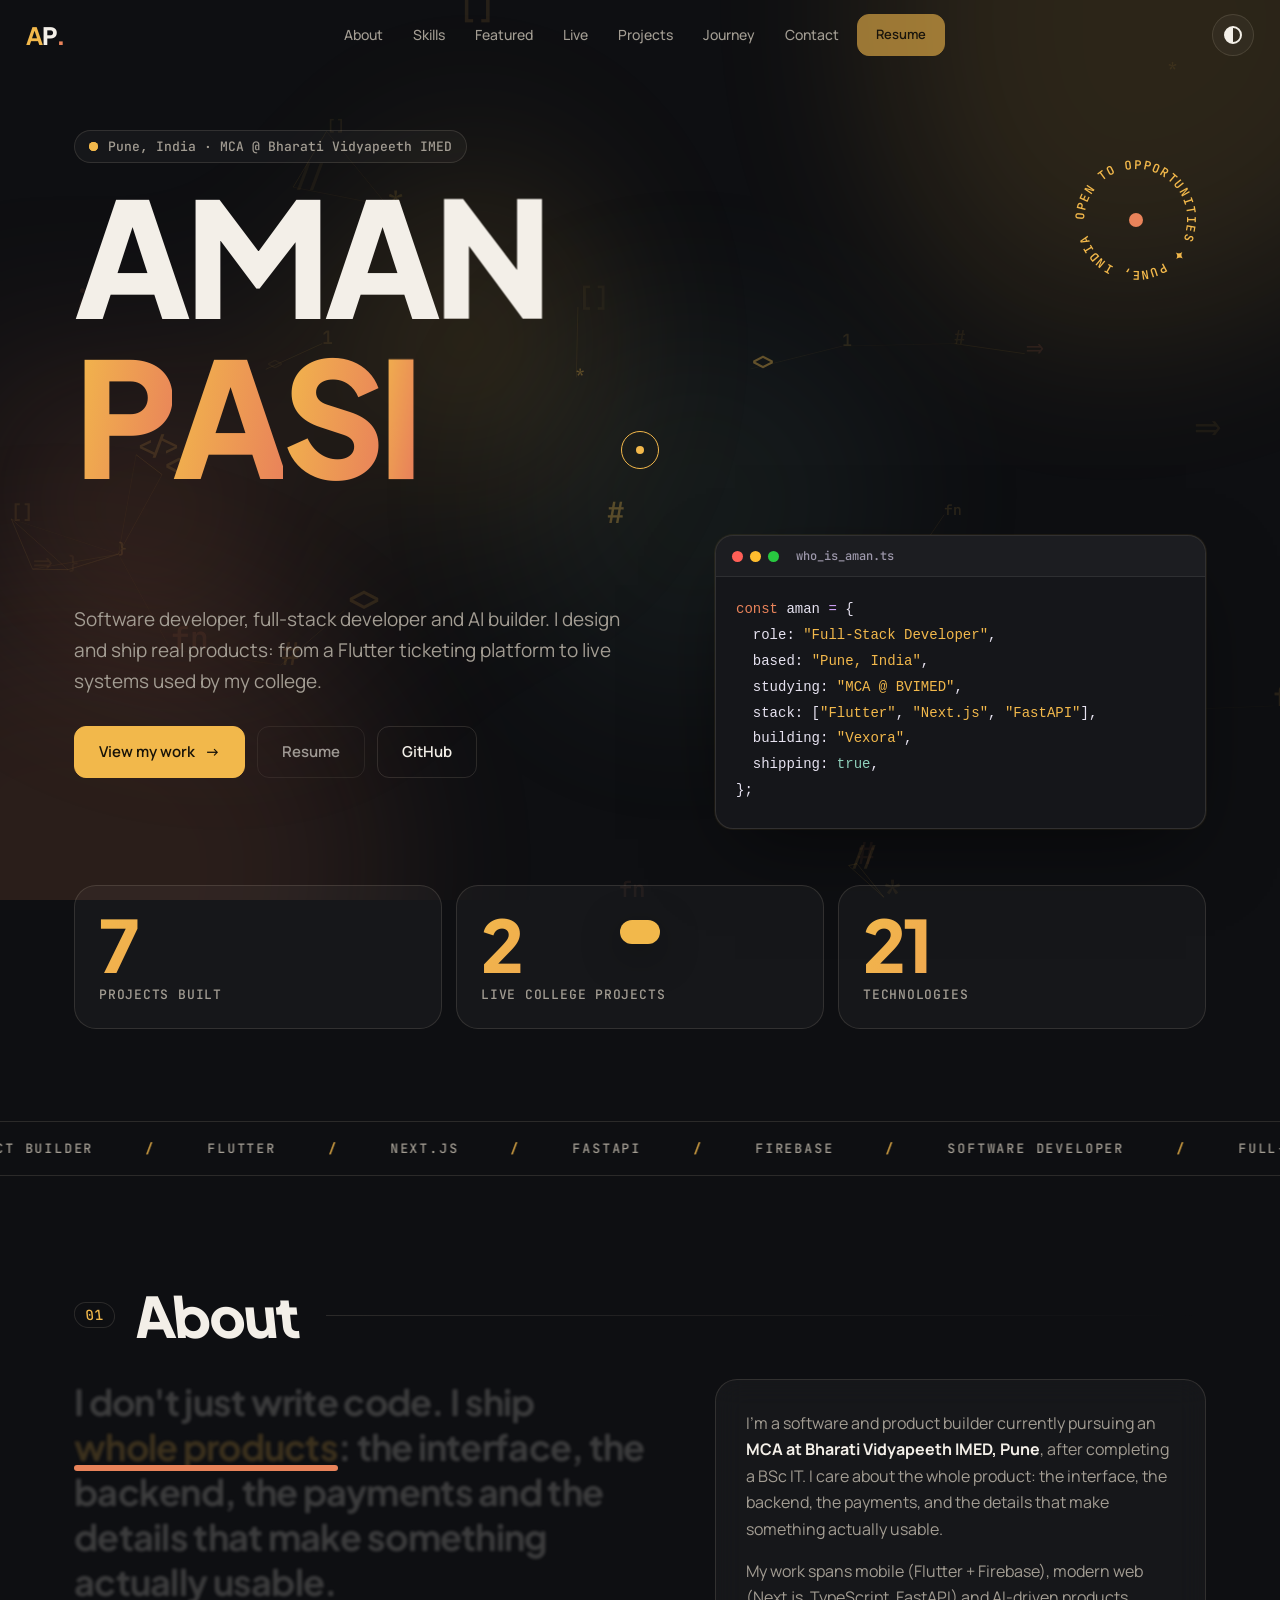
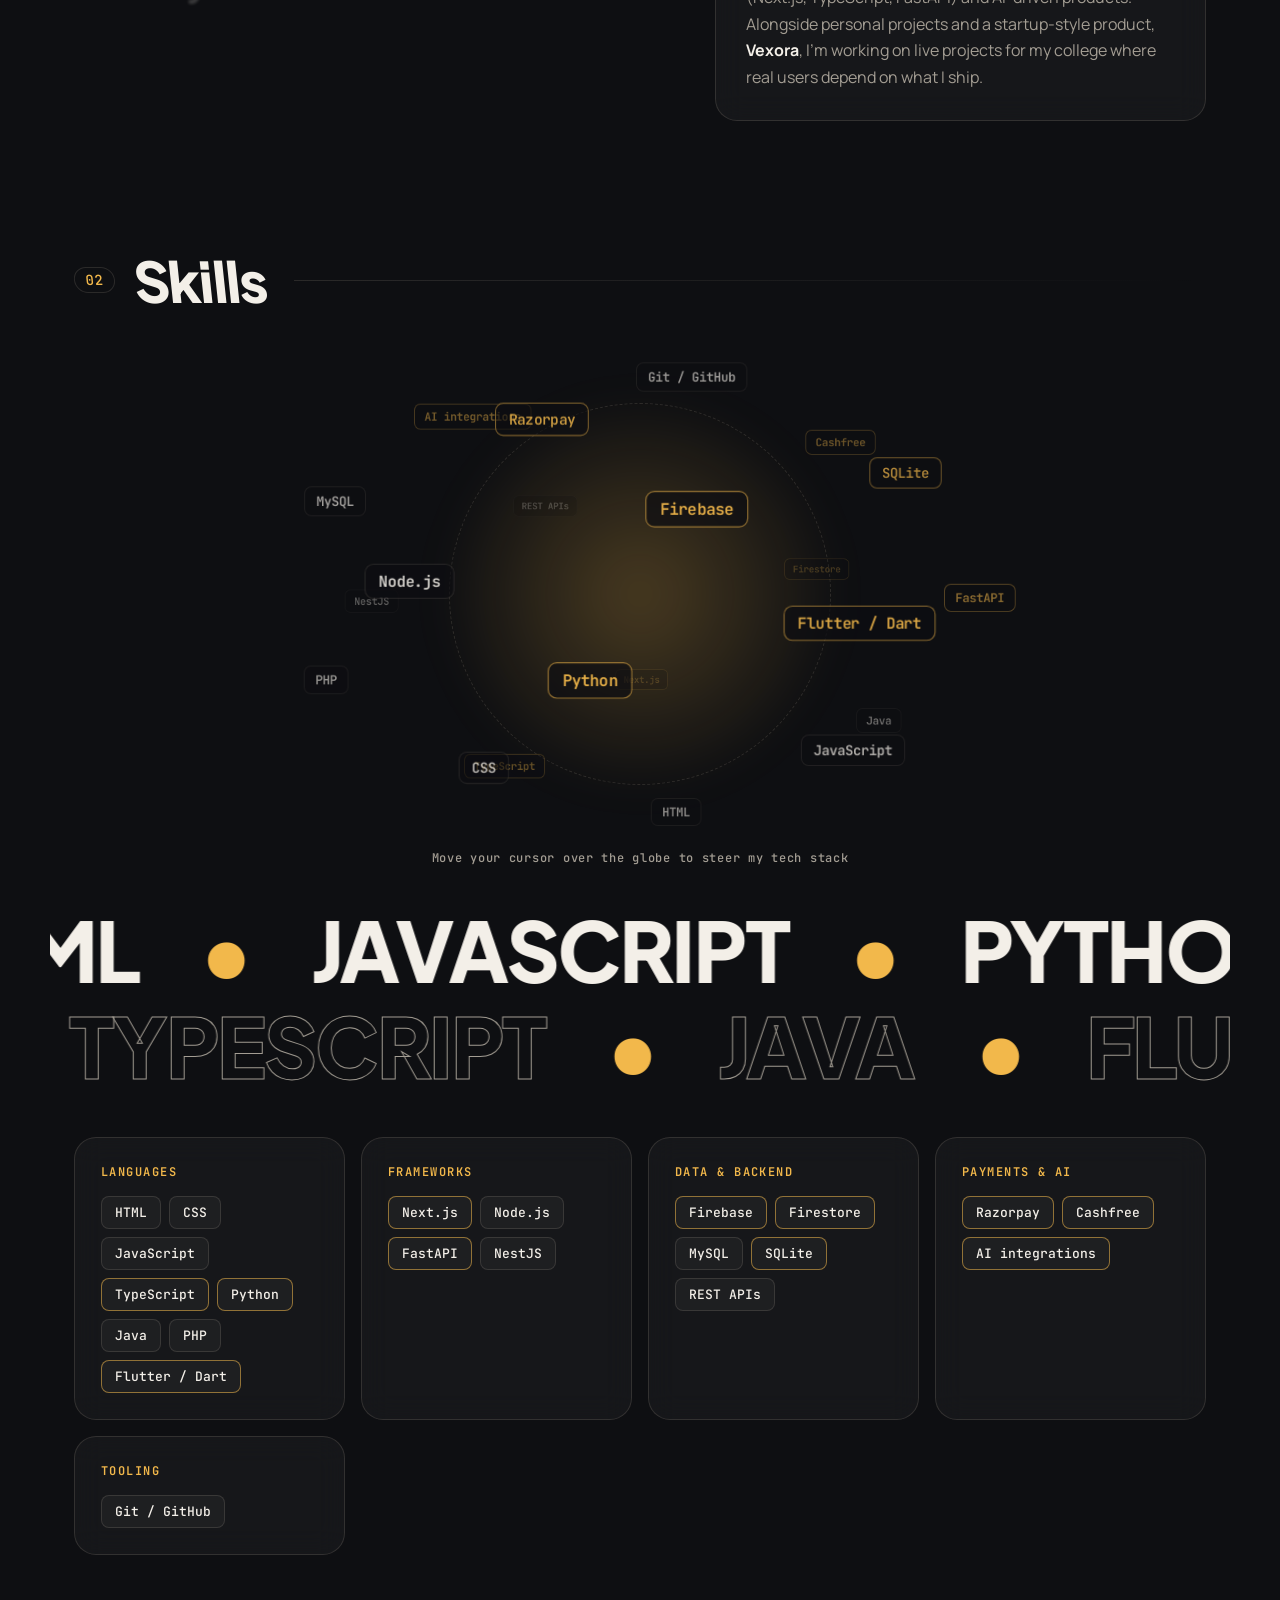
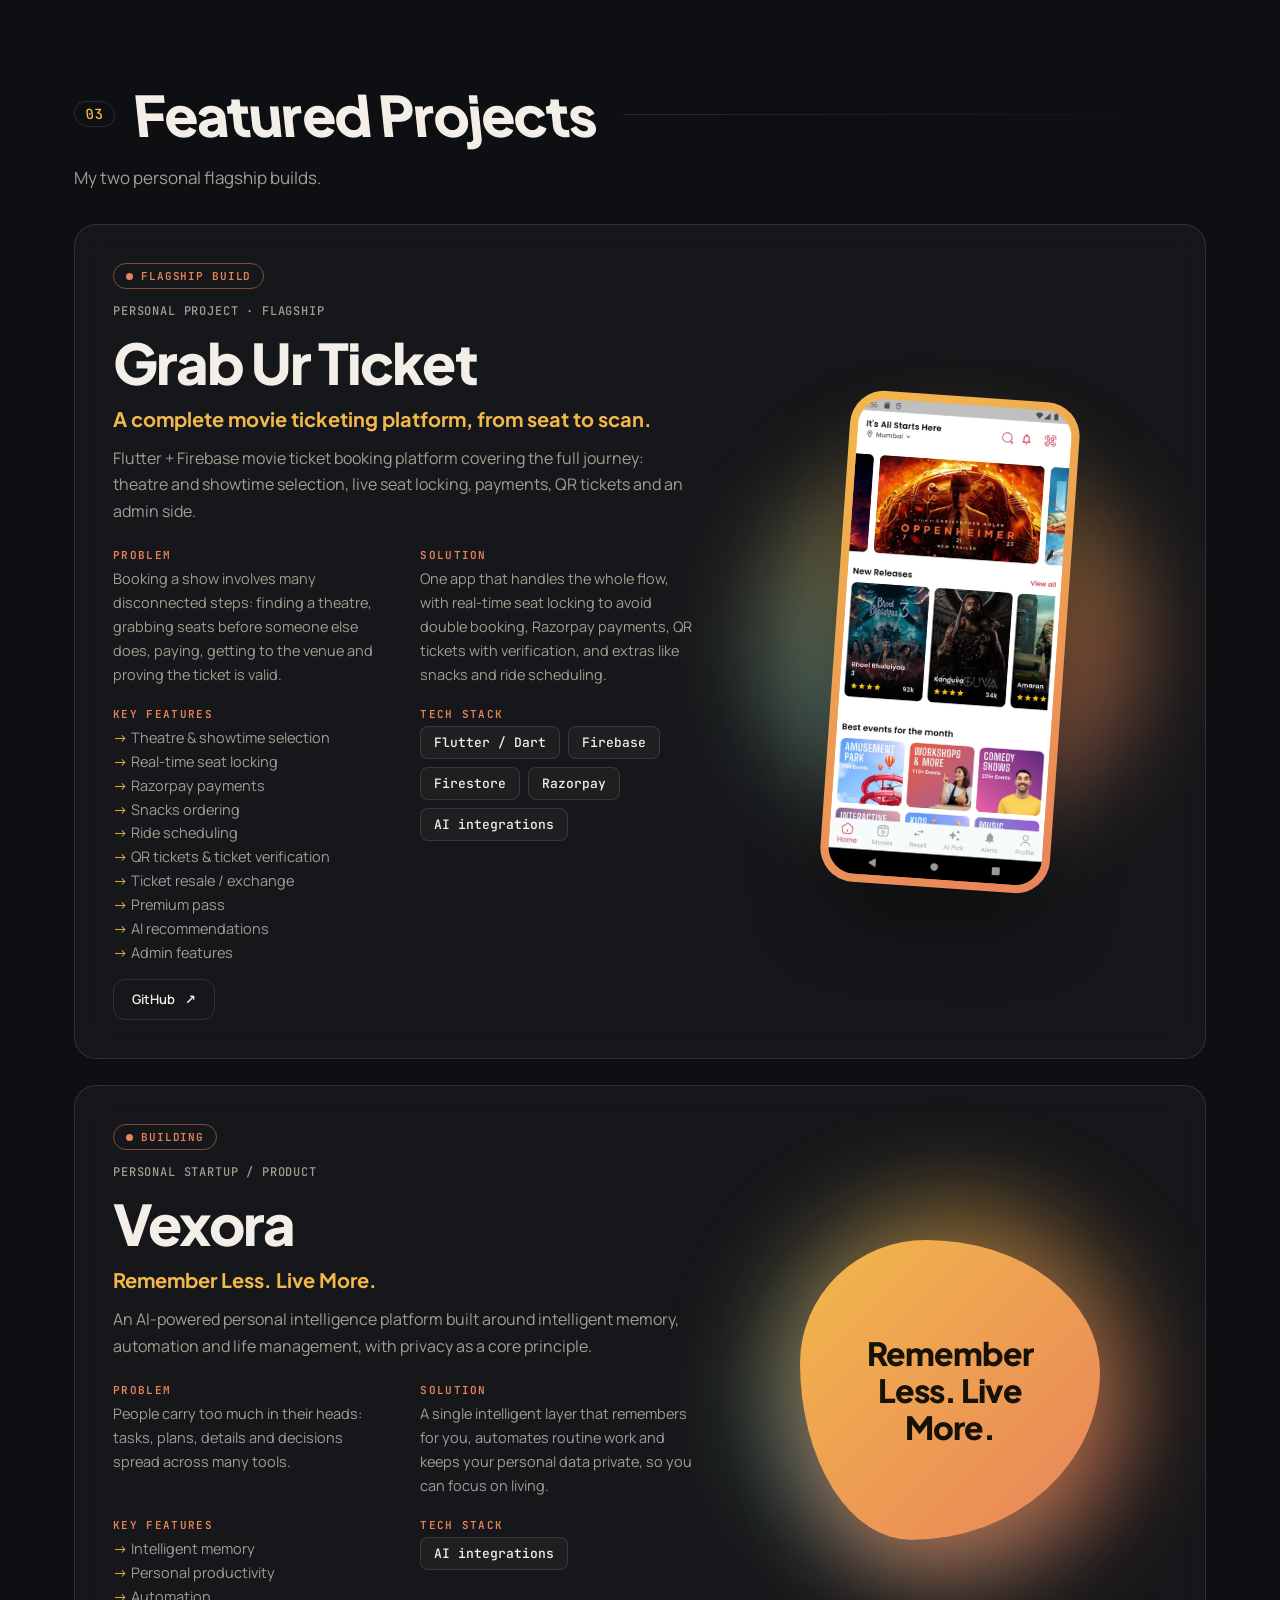
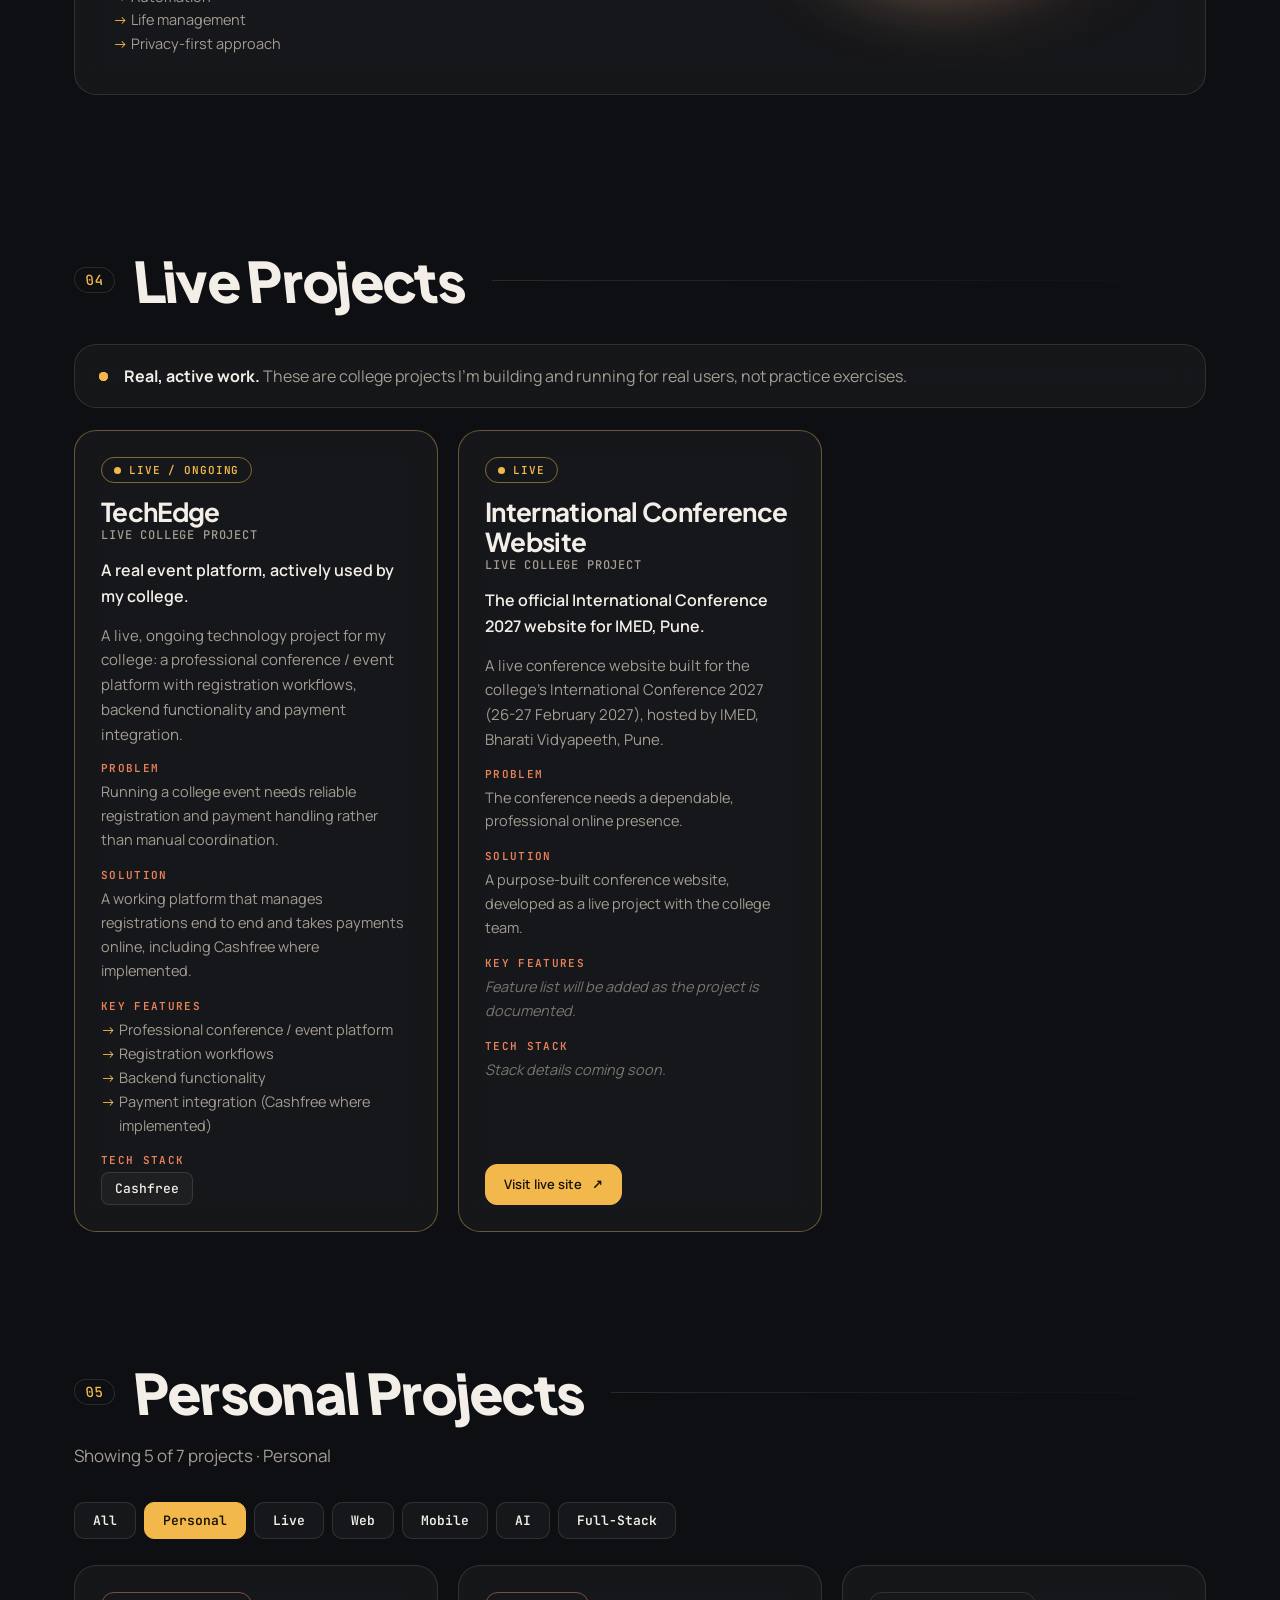
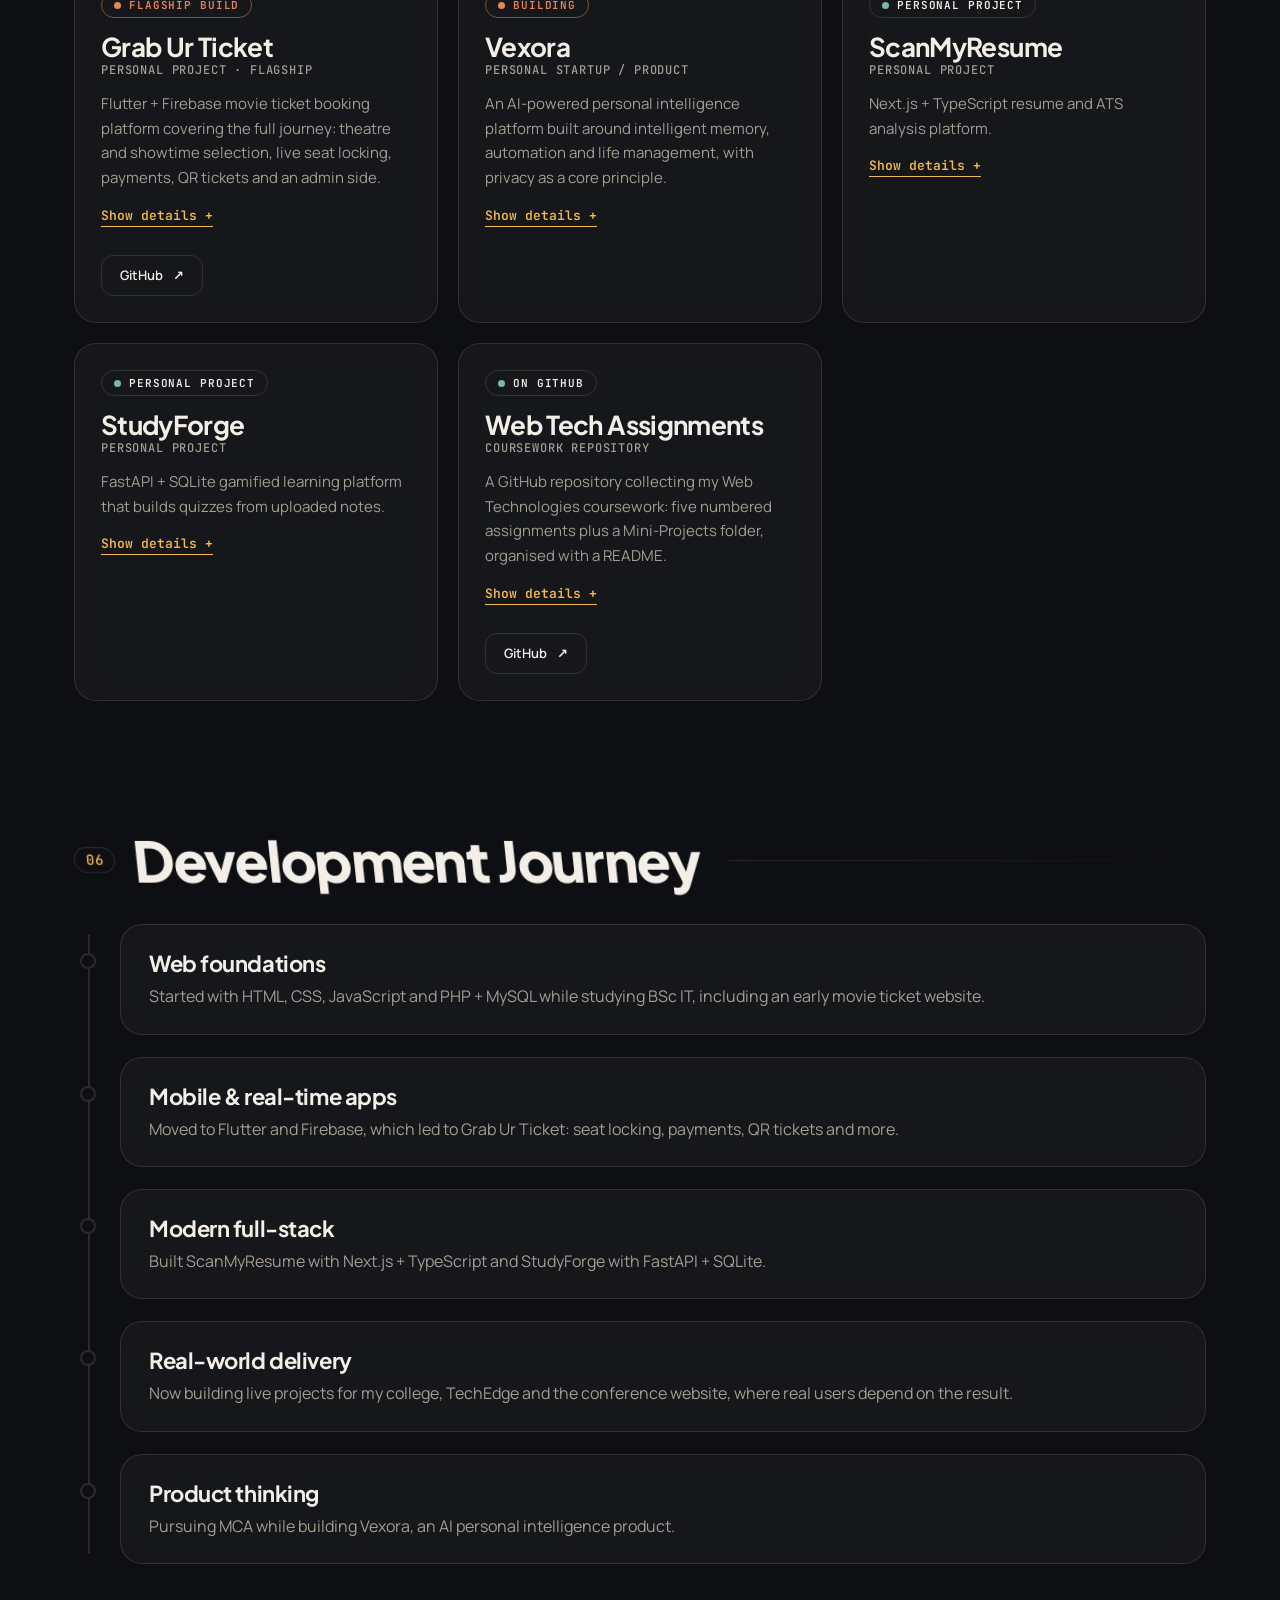
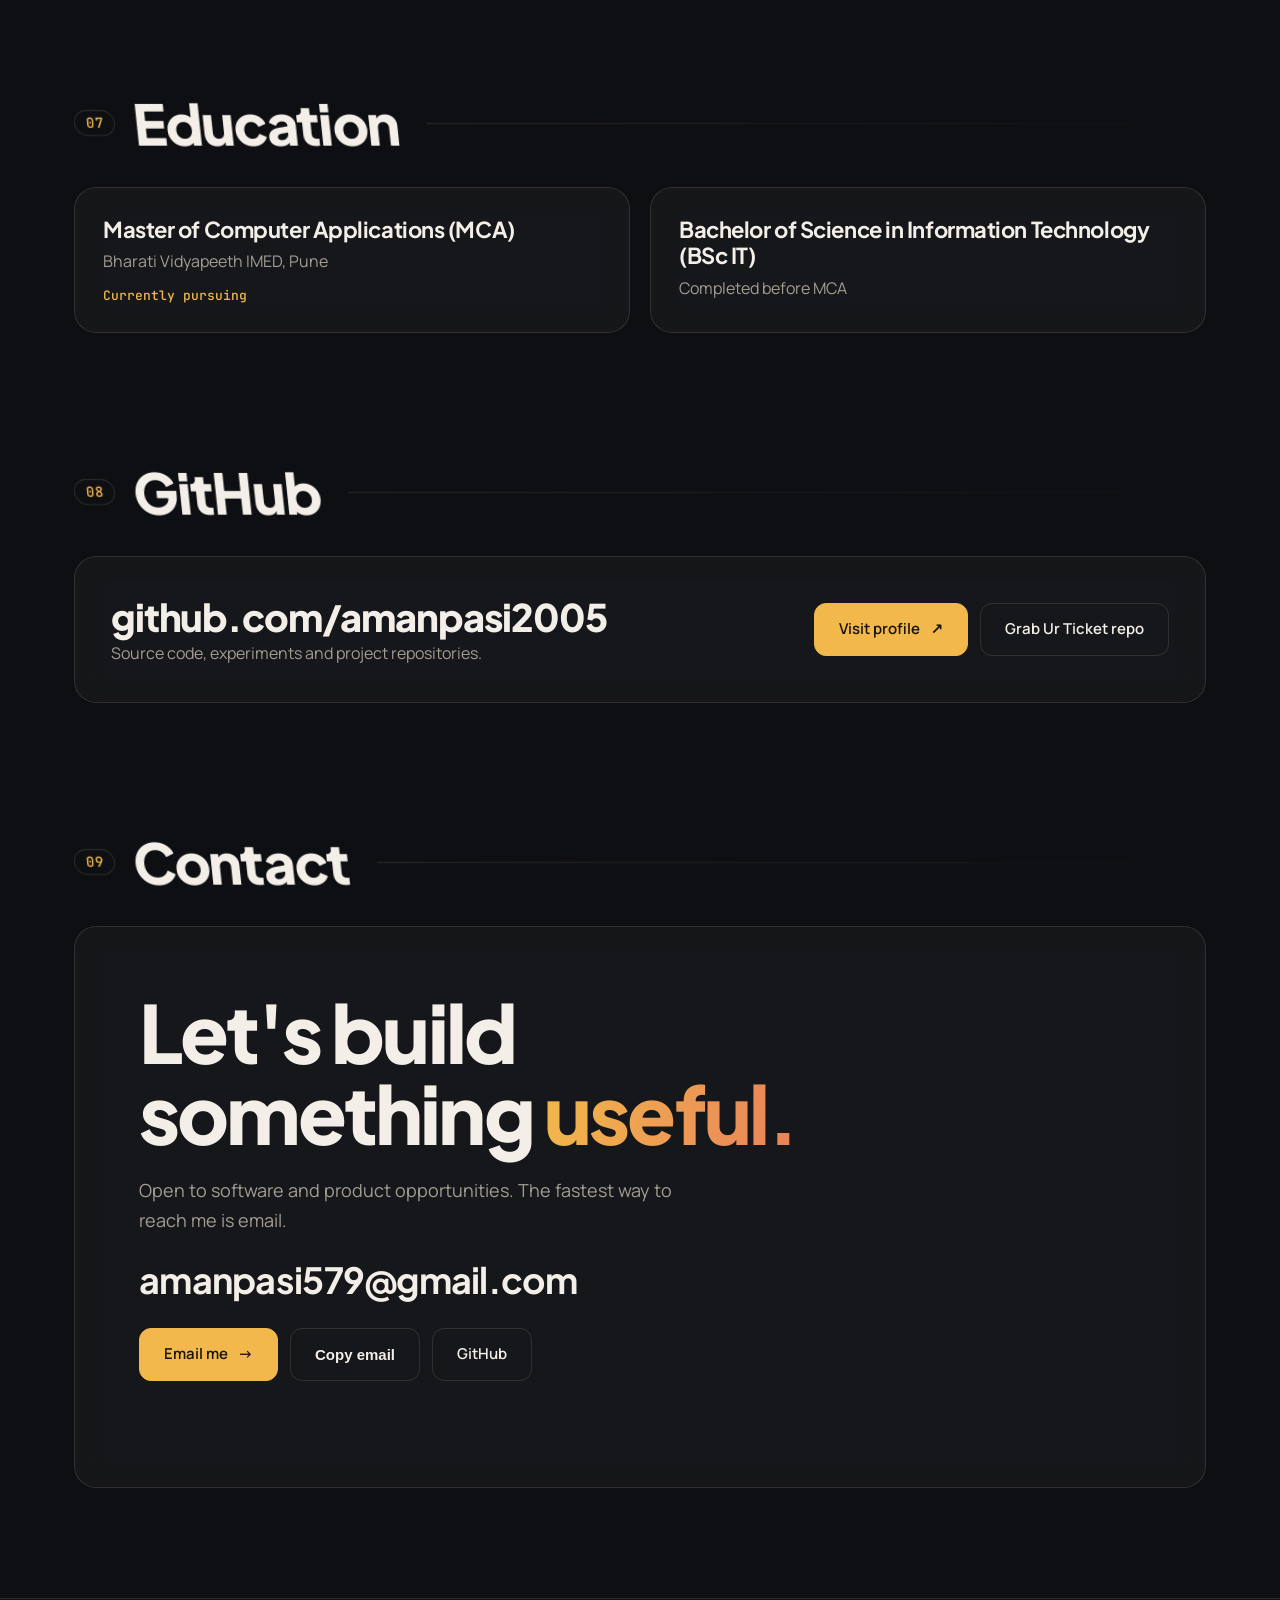
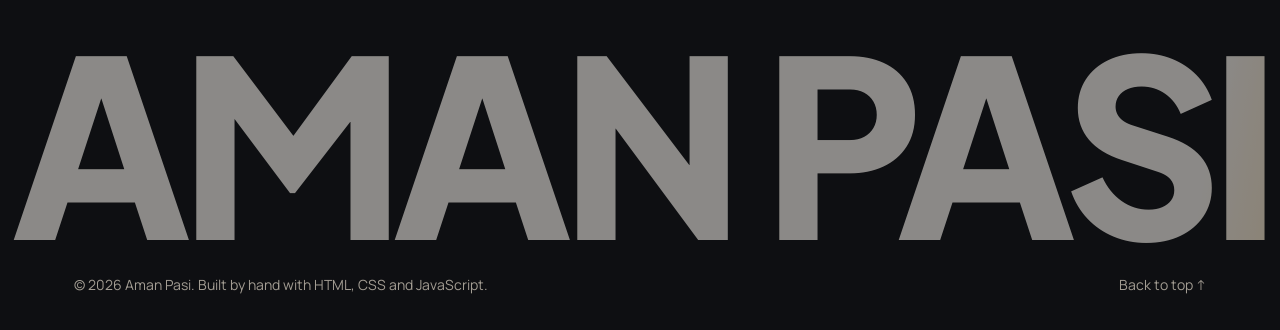
<file: index.html>
<!DOCTYPE html>
<html lang="en" data-theme="dark">
<head>
  <meta charset="UTF-8">
  <meta name="viewport" content="width=device-width, initial-scale=1">
  <title>Aman Pasi | Software Developer, Full-Stack Developer &amp; AI Builder</title>
  <meta name="description" content="Aman Pasi is a software developer, full-stack developer and AI builder from Pune, building Grab Ur Ticket, Vexora and live college projects. MCA at Bharati Vidyapeeth IMED.">
  <link rel="canonical" href="https://amanpasi2005.github.io/">
  <meta property="og:url" content="https://amanpasi2005.github.io/">
  <meta name="theme-color" content="#0e0f12">
  <meta property="og:type" content="website">
  <meta property="og:title" content="Aman Pasi | Software Developer &amp; AI Builder">
  <meta property="og:description" content="Full-stack developer and product builder. Flutter, Firebase, Next.js, FastAPI and AI.">
  <link rel="icon" href="data:image/svg+xml,%3Csvg xmlns='http://www.w3.org/2000/svg' viewBox='0 0 32 32'%3E%3Crect width='32' height='32' rx='9' fill='%23f2b84b'/%3E%3Ctext x='16' y='23' font-size='19' font-family='sans-serif' font-weight='800' text-anchor='middle' fill='%23171208'%3EA%3C/text%3E%3C/svg%3E">
  <link rel="preconnect" href="https://fonts.googleapis.com">
  <link rel="preconnect" href="https://fonts.gstatic.com" crossorigin>
  <link href="https://fonts.googleapis.com/css2?family=JetBrains+Mono:wght@400;500;700&family=Manrope:wght@400;500;600;700&family=Plus+Jakarta+Sans:wght@600;700;800&display=swap" rel="stylesheet">
  <link rel="stylesheet" href="css/style.css">
  <script>document.documentElement.classList.add("js");try{var t=localStorage.getItem("theme");if(t)document.documentElement.dataset.theme=t}catch(e){}</script>
  <script type="application/ld+json">
  {"@context":"https://schema.org","@type":"Person","name":"Aman Pasi","jobTitle":"Software Developer","url":"https://amanpasi2005.github.io/","sameAs":["https://github.com/amanpasi2005"],"alumniOf":"Bharati Vidyapeeth IMED, Pune"}
  </script>
</head>
<body>
  <!-- preloader -->
  <div class="pre" id="pre" aria-hidden="true">
    <div class="pre-box">
      <p class="pre-line" id="pre-line">&gt; booting aman.dev ...</p>
      <div class="pre-count"><span id="pre-num">0</span><i>%</i></div>
      <div class="pre-bar"><b id="pre-bar"></b></div>
    </div>
  </div>

  <div class="progress" id="progress" aria-hidden="true"></div>
  <div class="cursor" id="cursor" aria-hidden="true"><i class="c-dot"></i><i class="c-ring"></i></div>
  <canvas id="bg" aria-hidden="true"></canvas>
  <div class="blobs" aria-hidden="true"><i></i><i></i><i></i></div>
  <div class="grain" aria-hidden="true"></div>
  <div class="toast" id="toast" role="status" aria-live="polite"></div>

  <a class="skip" href="#main">Skip to content</a>

  <header class="nav" id="nav">
    <a class="logo mag" href="#top" aria-label="Aman Pasi, home"><b>A</b>P<span>.</span></a>
    <nav id="menu" class="menu" aria-label="Primary">
      <a href="#about">About</a><a href="#skills">Skills</a><a href="#featured">Featured</a>
      <a href="#live">Live</a><a href="#projects">Projects</a><a href="#journey">Journey</a><a href="#contact">Contact</a>
      <a class="btn sm mag" data-resume href="#contact"><span>Resume</span></a>
    </nav>
    <div class="nav-r">
      <button class="theme" id="theme" aria-label="Toggle light and dark theme"><i></i></button>
      <button class="burger" id="burger" aria-label="Menu" aria-expanded="false" aria-controls="menu"><i></i><i></i></button>
    </div>
  </header>

  <main id="main">
    <!-- HERO -->
    <section class="hero wrap" id="top">
      <svg class="badge" viewBox="0 0 120 120" aria-hidden="true">
        <defs><path id="circ" d="M60,60 m-44,0 a44,44 0 1,1 88,0 a44,44 0 1,1 -88,0"/></defs>
        <text><textPath href="#circ">OPEN TO OPPORTUNITIES ✦ PUNE, INDIA ✦ </textPath></text>
        <circle cx="60" cy="60" r="6"/>
      </svg>

      <p class="eyebrow rise" style="--i:0"><span class="dot"></span> Pune, India · MCA @ Bharati Vidyapeeth IMED</p>
      <h1 class="name" aria-label="Aman Pasi">
        <span class="row split" data-split="AMAN"></span>
        <span class="row out split" data-split="PASI"></span>
      </h1>

      <div class="hero-grid">
        <div class="hero-l">
          <p class="lead rise" style="--i:6">Software developer, full-stack developer and AI builder. I design and ship real products: from a Flutter ticketing platform to live systems used by my college.</p>
          <div class="cta rise" style="--i:7">
            <a class="btn mag" href="#projects"><span>View my work</span><em>→</em></a>
            <a class="btn ghost mag" data-resume href="#contact"><span>Resume</span></a>
            <a class="btn ghost mag" id="gh-hero" target="_blank" rel="noopener"><span>GitHub</span></a>
          </div>
        </div>

        <div class="term tilt rise" style="--i:9" aria-label="Quick facts about Aman">
          <div class="term-bar"><i></i><i></i><i></i><span>who_is_aman.ts</span></div>
<pre class="term-body" id="term"><code><span class="tl" style="--n:19;--d:0s"><b class="k">const</b> aman <b class="o">=</b> {</span>
<span class="tl" style="--n:34;--d:.7s">  role: <b class="s">"Full-Stack Developer"</b>,</span>
<span class="tl" style="--n:25;--d:1.4s">  based: <b class="s">"Pune, India"</b>,</span>
<span class="tl" style="--n:31;--d:2.1s">  studying: <b class="s">"MCA @ BVIMED"</b>,</span>
<span class="tl" style="--n:45;--d:2.8s">  stack: [<b class="s">"Flutter"</b>, <b class="s">"Next.js"</b>, <b class="s">"FastAPI"</b>],</span>
<span class="tl" style="--n:26;--d:3.7s">  building: <b class="s">"Vexora"</b>,</span>
<span class="tl" style="--n:22;--d:4.4s">  shipping: <b class="n">true</b>,</span>
<span class="tl" style="--n:2;--d:5s">};<i class="blink"></i></span></code></pre>
        </div>
      </div>

      <ul class="stats rise" style="--i:10" id="stats" aria-label="At a glance"></ul>
    </section>

    <!-- KEYWORD STRIP -->
    <div class="strip" aria-hidden="true">
      <div class="mq" data-dir="1" data-speed="0.8"><div class="mq-track" id="strip-track"></div></div>
    </div>

    <section class="wrap" id="about">
      <h2 class="sec reveal"><small>01</small><span data-scramble>About</span></h2>
      <div class="about">
        <p class="big reveal">I don't just write code. I ship <em>whole products</em>: the interface, the backend, the payments and the details that make something actually usable.</p>
        <div class="about-card glass tilt reveal">
          <p>I'm a software and product builder currently pursuing an <strong>MCA at Bharati Vidyapeeth IMED, Pune</strong>, after completing a BSc IT. I care about the whole product: the interface, the backend, the payments, and the details that make something actually usable.</p>
          <p>My work spans mobile (Flutter + Firebase), modern web (Next.js, TypeScript, FastAPI) and AI-driven products. Alongside personal projects and a startup-style product, <strong>Vexora</strong>, I'm working on live projects for my college where real users depend on what I ship.</p>
        </div>
      </div>
    </section>

    <section class="wrap" id="skills">
      <h2 class="sec reveal"><small>02</small><span data-scramble>Skills</span></h2>
      <div class="globe-wrap reveal" aria-hidden="true"><div class="globe" id="globe"></div><p class="globe-hint">Move your cursor over the globe to steer my tech stack</p></div>
      <div class="mq-wrap" aria-hidden="true">
        <div class="mq big-mq" data-dir="-1" data-speed="1.1"><div class="mq-track" id="mq1"></div></div>
        <div class="mq big-mq out-mq" data-dir="1" data-speed="1.1"><div class="mq-track" id="mq2"></div></div>
      </div>
      <div class="skills" id="skills-grid"></div>
    </section>

    <section class="wrap" id="featured">
      <h2 class="sec reveal"><small>03</small><span data-scramble>Featured Projects</span></h2>
      <p class="sub reveal">My two personal flagship builds.</p>
      <div id="featured-list"></div>
    </section>

    <section class="wrap" id="live">
      <h2 class="sec reveal"><small>04</small><span data-scramble>Live Projects</span></h2>
      <div class="live-banner glass reveal"><span class="pulse"></span><p><strong>Real, active work.</strong> These are college projects I'm building and running for real users, not practice exercises.</p></div>
      <div class="grid" id="live-list"></div>
    </section>

    <section class="wrap" id="projects">
      <h2 class="sec reveal"><small>05</small><span data-scramble>Personal Projects</span></h2>
      <p class="sub reveal" id="count" aria-live="polite"></p>
      <div class="filters reveal" id="filters" role="group" aria-label="Filter projects"></div>
      <div class="grid" id="grid"></div>
    </section>

    <section class="wrap" id="journey">
      <h2 class="sec reveal"><small>06</small><span data-scramble>Development Journey</span></h2>
      <ol class="timeline" id="timeline"><div class="tl-line"><b id="tl-fill"></b></div></ol>
    </section>

    <section class="wrap" id="education">
      <h2 class="sec reveal"><small>07</small><span data-scramble>Education</span></h2>
      <div class="grid two" id="edu"></div>
    </section>

    <section class="wrap" id="github">
      <h2 class="sec reveal"><small>08</small><span data-scramble>GitHub</span></h2>
      <div class="glass gh reveal">
        <div><h3>github.com/amanpasi2005</h3><p>Source code, experiments and project repositories.</p></div>
        <div class="cta"><a class="btn mag" id="gh-main" target="_blank" rel="noopener"><span>Visit profile</span><em>↗</em></a><a class="btn ghost mag" id="gh-gut" target="_blank" rel="noopener"><span>Grab Ur Ticket repo</span></a></div>
      </div>
    </section>

    <section class="wrap" id="contact">
      <h2 class="sec reveal"><small>09</small><span data-scramble>Contact</span></h2>
      <div class="contact glass reveal">
        <h3 class="mega">Let's build<br>something <span class="grad">useful.</span></h3>
        <p>Open to software and product opportunities. The fastest way to reach me is email.</p>
        <a class="mail" id="mail"></a>
        <div class="cta" id="contact-cta"></div>
        <p class="note" id="resume-note" role="status"></p>
      </div>
    </section>
  </main>

  <footer class="foot">
    <div class="giant" aria-hidden="true">AMAN PASI</div>
    <div class="wrap foot-in"><p>© <span id="yr"></span> Aman Pasi. Built by hand with HTML, CSS and JavaScript.</p><a href="#top" class="mag">Back to top ↑</a></div>
  </footer>

  <script src="js/data.js"></script>
  <script src="js/main.js"></script>
</body>
</html>
</file>
<file: css/style.css>
/* ============ TOKENS ============ */
:root{
  --bg:#0e0f12;--bg2:#16181d;--card:rgba(255,255,255,.035);--line:rgba(255,238,214,.12);
  --tx:#f3efe8;--mut:#a39d93;--a:#f2b84b;--b:#e9835a;--c:#7fb7a4;--on-a:#171208;
  --r:22px;--ease:cubic-bezier(.2,.8,.2,1);
  --f:'Manrope',system-ui,-apple-system,'Segoe UI',sans-serif;
  --h:'Plus Jakarta Sans','Manrope',system-ui,sans-serif;
  --m:'JetBrains Mono',ui-monospace,Menlo,Consolas,monospace;
}
:root[data-theme=light]{
  --bg:#faf8f4;--bg2:#f1ede4;--card:rgba(255,255,255,.8);--line:rgba(40,30,15,.13);
  --tx:#1c1a17;--mut:#6a645a;--a:#b45309;--b:#c2410c;--c:#0f766e;--on-a:#fff;
}
*{margin:0;padding:0;box-sizing:border-box}
html{overflow-x:clip;scroll-behavior:smooth;scroll-padding-top:80px}
body{font-family:var(--f);background:var(--bg);color:var(--tx);line-height:1.65;-webkit-font-smoothing:antialiased;overflow-x:clip;transition:background .4s,color .4s}
a{color:inherit;text-decoration:none}ul,ol{list-style:none}
img{max-width:100%;display:block}
::selection{background:var(--a);color:var(--on-a)}
:focus-visible{outline:2px solid var(--a);outline-offset:3px;border-radius:6px}
.skip{position:absolute;left:-999px;top:8px;background:var(--a);color:var(--on-a);padding:8px 14px;border-radius:8px;z-index:300}.skip:focus{left:8px}
.wrap{max-width:1180px;margin:auto;padding:110px 24px 20px}
.grad{background:linear-gradient(100deg,var(--a),var(--b),var(--a));background-size:200% 100%;-webkit-background-clip:text;background-clip:text;color:transparent;animation:shift 5s linear infinite}
@keyframes shift{to{background-position:-200% 0}}

/* ============ GLASS + SPOTLIGHT ============ */
.glass{position:relative;background:var(--card);border:1px solid var(--line);border-radius:var(--r);backdrop-filter:blur(14px);-webkit-backdrop-filter:blur(14px)}
.glass::before{content:"";position:absolute;inset:0;border-radius:inherit;pointer-events:none;opacity:0;transition:opacity .35s;background:radial-gradient(420px circle at var(--mx,50%) var(--my,50%),color-mix(in srgb,var(--a) 13%,transparent),transparent 45%)}
.glass::after{content:"";position:absolute;inset:-1px;border-radius:inherit;padding:1px;pointer-events:none;opacity:0;transition:opacity .35s;background:radial-gradient(260px circle at var(--mx,50%) var(--my,50%),var(--a),transparent 60%);-webkit-mask:linear-gradient(#000 0 0) content-box,linear-gradient(#000 0 0);-webkit-mask-composite:xor;mask:linear-gradient(#000 0 0) content-box exclude,linear-gradient(#000 0 0)}
.glass:hover::before,.glass:hover::after{opacity:1}

/* ============ BACKGROUND FX ============ */
#bg{position:fixed;inset:0;width:100%;height:100%;z-index:-3;pointer-events:none}
.blobs{position:fixed;inset:0;z-index:-2;pointer-events:none;overflow:hidden}
.blobs i{position:absolute;width:46vmax;height:46vmax;border-radius:42% 58% 63% 37%/41% 44% 56% 59%;filter:blur(90px);opacity:.13;animation:morph 18s ease-in-out infinite alternate,drift 26s ease-in-out infinite alternate}
.blobs i:nth-child(1){background:var(--a);top:-20vmax;right:-14vmax}
.blobs i:nth-child(2){background:var(--b);bottom:-22vmax;left:-16vmax;animation-delay:-6s}
.blobs i:nth-child(3){background:var(--c);top:35%;left:40%;width:30vmax;height:30vmax;opacity:.07;animation-delay:-11s}
:root[data-theme=light] .blobs i{opacity:.16}
@keyframes morph{50%{border-radius:63% 37% 38% 62%/58% 61% 39% 42%}100%{border-radius:38% 62% 51% 49%/62% 38% 62% 38%}}
@keyframes drift{to{transform:translate(-8vmax,6vmax) rotate(40deg)}}
.grain{display:none;position:fixed;inset:-50%;z-index:-1;pointer-events:none;opacity:.07;background-image:url("data:image/svg+xml,%3Csvg xmlns='http://www.w3.org/2000/svg' width='160' height='160'%3E%3Cfilter id='n'%3E%3CfeTurbulence type='fractalNoise' baseFrequency='.9' numOctaves='2'/%3E%3C/filter%3E%3Crect width='160' height='160' filter='url(%23n)'/%3E%3C/svg%3E");animation:grain 1.2s steps(6) infinite}
@keyframes grain{0%{transform:translate(0,0)}20%{transform:translate(-3%,2%)}40%{transform:translate(2%,-3%)}60%{transform:translate(-2%,-1%)}80%{transform:translate(3%,3%)}100%{transform:translate(0,0)}}

/* ============ PRELOADER / PROGRESS / CURSOR / TOAST ============ */
.pre{position:fixed;inset:0;z-index:500;background:var(--bg);display:grid;place-items:center;transition:transform 1s cubic-bezier(.77,0,.18,1)}
.pre::after{content:"";position:absolute;left:0;right:0;bottom:-1px;height:12vh;background:var(--a);transform:translateY(100%);transition:transform .5s}
body.loaded .pre{transform:translateY(-101%)}
html:not(.js) .pre{display:none}
.pre-box{width:min(420px,80vw)}
.pre-line{font:500 13px var(--m);color:var(--mut);margin-bottom:10px}
.pre-count{font:800 clamp(80px,22vw,170px)/1 var(--h);letter-spacing:-.04em}
.pre-count i{font-style:normal;color:var(--a);font-size:.4em;margin-left:4px}
.pre-bar{height:3px;background:var(--line);margin-top:10px;border-radius:3px;overflow:hidden}
.pre-bar b{display:block;height:100%;width:0;background:linear-gradient(90deg,var(--a),var(--b))}
.progress{position:fixed;top:0;left:0;height:3px;width:100%;z-index:150;transform-origin:0 50%;transform:scaleX(0);background:linear-gradient(90deg,var(--a),var(--b),var(--c))}
.cursor{position:fixed;top:0;left:0;z-index:400;pointer-events:none;display:none}
@media (hover:hover) and (pointer:fine){html.js.cur .cursor{display:block}html.js.cur,html.js.cur a,html.js.cur button{cursor:none}}
.c-dot,.c-ring{position:fixed;top:0;left:0;border-radius:50%;pointer-events:none}
.c-dot{width:8px;height:8px;margin:-4px 0 0 -4px;background:var(--a);mix-blend-mode:difference}
.c-ring{width:38px;height:38px;margin:-19px 0 0 -19px;border:1.5px solid var(--a);transition:width .3s var(--ease),height .3s var(--ease),margin .3s var(--ease),background .3s,opacity .3s;mix-blend-mode:difference}
.cursor.hot .c-ring{width:74px;height:74px;margin:-37px 0 0 -37px;background:color-mix(in srgb,var(--a) 22%,transparent)}
.cursor.down .c-ring{width:26px;height:26px;margin:-13px 0 0 -13px}
.toast{position:fixed;left:50%;bottom:28px;z-index:300;translate:-50% 300%;background:var(--a);color:var(--on-a);font:600 14px var(--m);padding:12px 20px;border-radius:999px;transition:translate .5s var(--ease);box-shadow:0 10px 40px rgba(0,0,0,.35)}
.toast.show{translate:-50% 0}

/* ============ NAV ============ */
.nav{position:fixed;top:0;left:0;right:0;z-index:100;display:flex;justify-content:space-between;align-items:center;padding:14px 26px;transition:background .3s,padding .3s,transform .4s}
.nav.stuck{background:color-mix(in srgb,var(--bg) 78%,transparent);backdrop-filter:blur(16px);-webkit-backdrop-filter:blur(16px);border-bottom:1px solid var(--line);padding-block:10px}
.logo{display:inline-block;font:800 24px var(--h);letter-spacing:-.03em}
.logo b{color:var(--a)}.logo span{color:var(--b)}
.menu{display:flex;align-items:center;gap:6px;font-size:14px;font-weight:500;color:var(--mut)}
.menu a:not(.btn){position:relative;padding:8px 12px;border-radius:999px;transition:color .25s}
.menu a:not(.btn)::after{content:"";position:absolute;left:12px;right:12px;bottom:3px;height:2px;background:var(--a);transform:scaleX(0);transform-origin:right;transition:transform .35s var(--ease)}
.menu a:not(.btn):hover,.menu a.on{color:var(--tx)}
.menu a:not(.btn):hover::after,.menu a.on::after{transform:scaleX(1);transform-origin:left}
.nav-r{display:flex;gap:10px;align-items:center}
.theme{width:42px;height:42px;border-radius:50%;border:1px solid var(--line);background:var(--card);display:grid;place-items:center;cursor:pointer;color:var(--tx);transition:transform .5s var(--ease),border-color .3s}
.theme:hover{transform:rotate(180deg);border-color:var(--a)}
.theme i{width:18px;height:18px;border-radius:50%;border:2px solid currentColor;background:linear-gradient(90deg,currentColor 50%,transparent 50%)}
.burger{display:none;background:var(--card);border:1px solid var(--line);border-radius:50%;width:42px;height:42px;cursor:pointer;flex-direction:column;justify-content:center;align-items:center;gap:6px}
.burger i{width:18px;height:2px;background:var(--tx);transition:.3s}
.burger[aria-expanded=true] i:first-child{transform:translateY(4px) rotate(45deg)}.burger[aria-expanded=true] i:last-child{transform:translateY(-4px) rotate(-45deg)}

/* ============ BUTTONS ============ */
.btn{position:relative;overflow:hidden;display:inline-flex;align-items:center;justify-content:center;gap:10px;padding:13px 24px;border-radius:12px;font-weight:600;font-size:15px;color:var(--on-a);background:var(--a);border:1.5px solid var(--a);cursor:pointer;isolation:isolate;transition:color .35s,border-color .35s,transform .25s}
.btn::before{content:"";position:absolute;inset:0;z-index:-1;background:var(--tx);transform:translateY(101%);border-radius:50% 50% 0 0/100% 100% 0 0;transition:transform .45s var(--ease),border-radius .45s}
.btn:hover::before{transform:translateY(0);border-radius:0}
.btn:hover{color:var(--bg);border-color:var(--tx)}
.btn em{font-style:normal;transition:transform .35s var(--ease)}.btn:hover em{transform:translateX(5px) rotate(-45deg)}
.btn.ghost{background:transparent;color:var(--tx);border-color:var(--line)}
.btn.ghost:hover{color:var(--bg);border-color:var(--tx)}
.btn.sm{padding:9px 18px;font-size:13px}
.btn.off{opacity:.6}
.mag{transition:transform .25s ease-out}

/* ============ REVEAL / RISE ============ */
.js .reveal{opacity:0;translate:0 46px;transition:opacity .8s var(--ease),translate .9s var(--ease)}
.js .reveal.in{opacity:1;translate:0 0}
.js .reveal.tilt{transition:opacity .8s var(--ease),translate .9s var(--ease),transform .25s ease-out;transition-delay:var(--d,0s),var(--d,0s),0s}
.js .rise{opacity:0;translate:0 30px;transition:opacity .9s var(--ease),translate 1s var(--ease);transition-delay:calc(.55s + var(--i,0)*.09s)}
.js body.loaded .rise{opacity:1;translate:0 0}
.tilt{transform-style:preserve-3d;will-change:transform}

/* ============ HERO ============ */
.hero{padding-top:130px;position:relative}
.eyebrow{display:inline-flex;align-items:center;gap:10px;font:500 13px var(--m);color:var(--mut);padding:7px 14px;border:1px solid var(--line);border-radius:999px;background:var(--card);margin-bottom:12px}
.dot,.pulse{width:9px;height:9px;border-radius:50%;background:var(--a);position:relative;flex:none}
.dot::after,.pulse::after{content:"";position:absolute;inset:0;border-radius:50%;background:var(--a);animation:ping 1.8s ease-out infinite}
@keyframes ping{to{transform:scale(3.2);opacity:0}}
.name{font:800 clamp(58px,12.5vw,168px)/.92 var(--h);letter-spacing:-.04em;text-transform:uppercase;margin:6px 0 34px}
.name .row{display:block;white-space:nowrap}
.name .ch{display:inline-block;transition:transform .5s var(--ease),color .3s,-webkit-text-stroke-color .3s}
.js .name .ch{opacity:0;transform:translateY(105%) rotate(8deg);transition:transform 1s var(--ease),opacity .6s,color .3s;transition-delay:calc(.45s + var(--i)*.07s),calc(.45s + var(--i)*.07s),0s}
.js body.loaded .name .ch{opacity:1;transform:none}
.js body.loaded .name .ch:hover{transform:translateY(-.06em);transition-delay:0s}
.name .row{overflow:hidden;padding-bottom:.08em}
.name .out .ch{background:linear-gradient(100deg,var(--a),var(--b));-webkit-background-clip:text;background-clip:text;color:transparent}
.name .out .ch:hover{filter:brightness(1.25)}
.badge{position:absolute;right:24px;top:150px;width:clamp(86px,12vw,140px);animation:spin 18s linear infinite;pointer-events:none;color:var(--a)}
.badge text{font:600 10.4px var(--m);letter-spacing:.14em;fill:currentColor}
.badge circle{fill:var(--b)}
@keyframes spin{to{rotate:360deg}}
.hero-grid{display:grid;grid-template-columns:1.1fr .9fr;gap:40px;align-items:center}
.roleline{font:700 clamp(24px,3.2vw,38px)/1.2 var(--h);letter-spacing:-.02em;min-height:1.3em}
.role{display:inline-block;font-family:var(--h)}
.caret{display:inline-block;width:3px;height:.95em;background:var(--a);margin-left:6px;vertical-align:-.12em;animation:blink 1s steps(2) infinite}
@keyframes blink{50%{opacity:0}}
.lead{color:var(--mut);font-size:clamp(16px,1.7vw,19px);max-width:560px;margin:18px 0 28px}
.cta{display:flex;flex-wrap:wrap;gap:12px}
.term{background:#15161a;border:1px solid var(--line);border-radius:18px;overflow:hidden;box-shadow:0 30px 80px -20px rgba(0,0,0,.55),0 0 0 1px color-mix(in srgb,var(--a) 8%,transparent)}
:root[data-theme=light] .term{background:#1c1a17;color:#f3efe8}
.term-bar{display:flex;align-items:center;gap:7px;padding:12px 16px;border-bottom:1px solid rgba(255,255,255,.08);background:rgba(255,255,255,.03)}
.term-bar i{width:11px;height:11px;border-radius:50%;background:#ff5f57}.term-bar i:nth-child(2){background:#febc2e}.term-bar i:nth-child(3){background:#28c840}
.term-bar span{margin-left:10px;font:500 12px var(--m);color:#9d98ab}
.term-body{padding:20px 20px 24px;font:500 clamp(11.5px,1.25vw,14px)/1.85 var(--m);color:#e6e2f0;overflow:hidden}
.term-body code{display:grid}
.tl{display:block;width:0;overflow:hidden;white-space:pre}
.js body.loaded .tl{animation:type .65s steps(var(--n)) forwards;animation-delay:calc(1.4s + var(--d))}
html:not(.js) .tl{width:auto}
@keyframes type{to{width:calc(var(--n)*1ch)}}
.term-body b{font-weight:500}.k{color:#e9835a}.s{color:#f2b84b}.n{color:#8fd0bb}.o{color:#d6a5ff}
.blink{display:inline-block;width:8px;height:1.1em;background:var(--a);vertical-align:-.2em;margin-left:3px;animation:blink 1s steps(2) infinite}
.stats{display:grid;grid-template-columns:repeat(3,1fr);gap:14px;margin-top:56px}
.stats li{position:relative;padding:22px 24px;border:1px solid var(--line);border-radius:var(--r);background:var(--card);overflow:hidden;transition:border-color .3s,transform .4s var(--ease)}
.stats li:hover{border-color:var(--a);transform:translateY(-6px)}
.stats b{display:block;font:800 clamp(42px,6vw,72px)/1 var(--h);letter-spacing:-.04em;background:linear-gradient(120deg,var(--a),var(--b));-webkit-background-clip:text;background-clip:text;color:transparent}
.stats span{font:500 13px var(--m);color:var(--mut);text-transform:uppercase;letter-spacing:.06em}

/* ============ MARQUEES ============ */
.strip{margin-top:72px;border-block:1px solid var(--line);overflow:hidden;color:var(--mut)}
.mq{overflow:hidden;white-space:nowrap}
.mq-track{display:inline-flex;will-change:transform}
.strip .item{font:500 13px var(--m);text-transform:uppercase;letter-spacing:.14em;padding:18px 26px}
.strip .item::after{content:"/";margin-left:52px;color:var(--a)}
.mq-wrap{margin:36px -24px 44px;overflow:hidden}
.big-mq .item{font:800 clamp(38px,6.5vw,84px)/1.15 var(--h);text-transform:uppercase;letter-spacing:-.03em;padding:0 .35em}
.big-mq .item::after{content:"•";color:var(--a);margin-left:.7em}
.out-mq .item{color:transparent;-webkit-text-stroke:1px var(--mut)}
.out-mq .item::after{-webkit-text-stroke:0}
@media (prefers-reduced-motion:reduce){.mq{overflow-x:auto}}

/* ============ SECTION HEADS ============ */
.sec{display:flex;align-items:baseline;gap:18px;font:800 clamp(30px,5vw,56px)/1.05 var(--h);letter-spacing:-.03em;margin-bottom:34px;position:relative}
.sec small{font:500 14px var(--m);color:var(--a);letter-spacing:.05em;border:1px solid var(--line);padding:3px 11px;border-radius:999px;align-self:center}
.sec::after{content:"";flex:1;height:1px;margin-left:10px;background:linear-gradient(90deg,var(--line),transparent);align-self:center;transform-origin:left;scale:0 1;transition:scale 1.2s var(--ease) .3s}
.sec.in::after{scale:1 1}
.sub{color:var(--mut);margin:-14px 0 32px;font-size:17px}

/* ============ ABOUT ============ */
.about{display:grid;grid-template-columns:1.1fr .9fr;gap:40px;align-items:start}
.about .big{font:700 clamp(24px,3vw,36px)/1.25 var(--h);letter-spacing:-.02em}
.about .big em{font-style:normal;color:var(--a);position:relative;white-space:nowrap}
.about .big em::after{content:"";position:absolute;left:0;right:0;bottom:-.04em;height:.16em;background:var(--b);border-radius:4px;transform-origin:left;transform:scaleX(0);transition:transform 1s var(--ease) .8s}
.about .big.in em::after{transform:scaleX(1)}
.about-card{padding:30px;display:grid;gap:16px;color:var(--mut)}
.about-card strong{color:var(--tx)}

/* ============ SKILLS ============ */
.skills{display:grid;grid-template-columns:repeat(auto-fit,minmax(240px,1fr));gap:16px}
.sk{padding:26px}
.sk h3{font:600 12px var(--m);text-transform:uppercase;letter-spacing:.12em;color:var(--a);margin-bottom:16px}
.chips{display:flex;flex-wrap:wrap;gap:8px}
.chip{font:500 13px var(--m);padding:7px 13px;border:1px solid var(--line);border-radius:8px;background:var(--card);transition:transform .3s var(--ease),background .25s,color .25s,border-color .25s}
.chip:hover{transform:translateY(-3px);background:var(--a);color:var(--on-a);border-color:var(--a)}
.chip.used{border-color:color-mix(in srgb,var(--a) 55%,transparent);color:var(--tx)}

/* ============ PROJECT CARDS ============ */
.status{display:inline-flex;align-items:center;gap:8px;font:600 11px var(--m);text-transform:uppercase;letter-spacing:.08em;padding:5px 12px;border-radius:999px;border:1px solid var(--line);width:fit-content}
.status::before{content:"";width:7px;height:7px;border-radius:50%;background:var(--c)}
.status.live{color:var(--a);border-color:color-mix(in srgb,var(--a) 50%,transparent)}.status.live::before{background:var(--a);animation:blink 1.2s steps(2) infinite}
.status.build{color:var(--b);border-color:color-mix(in srgb,var(--b) 50%,transparent)}.status.build::before{background:var(--b)}
.kind{font:500 12px var(--m);color:var(--mut);text-transform:uppercase;letter-spacing:.07em}
.grid{display:grid;grid-template-columns:repeat(auto-fill,minmax(320px,1fr));gap:20px}
.grid.two{grid-template-columns:repeat(auto-fit,minmax(300px,1fr))}
.card{padding:26px;display:flex;flex-direction:column;gap:14px}
.card h3{font:700 26px/1.15 var(--h);letter-spacing:-.025em}
.card .desc{color:var(--mut);font-size:15px}
.card .tagline{font-weight:600}
.card.live-card{border-color:color-mix(in srgb,var(--a) 28%,var(--line))}
.toggle{align-self:flex-start;background:none;border:0;border-bottom:1.5px solid var(--a);color:var(--a);font:600 13px var(--m);padding:2px 0;cursor:pointer}
.details{display:grid;grid-template-rows:0fr;transition:grid-template-rows .55s var(--ease)}
.details>.inner{overflow:hidden;display:grid;gap:16px}
.open .details{grid-template-rows:1fr}
.open .details>.inner{padding-top:6px}
.live-card .details,.flag .details{grid-template-rows:1fr}
.details h4{font:600 11px var(--m);text-transform:uppercase;letter-spacing:.12em;color:var(--b);margin-bottom:5px}
.details p,.details li{color:var(--mut);font-size:14.5px}
.details li{padding-left:18px;position:relative}.details li::before{content:"→";position:absolute;left:0;color:var(--a)}
.none{font-style:italic;opacity:.7}
.links{display:flex;gap:10px;flex-wrap:wrap;margin-top:auto}
.live-banner{display:flex;gap:16px;align-items:center;padding:18px 24px;margin-bottom:22px}
.live-banner p{color:var(--mut)}.live-banner strong{color:var(--tx)}
.filters{display:flex;flex-wrap:wrap;gap:8px;margin-bottom:26px}
.fbtn{font:600 13px var(--m);padding:9px 18px;border-radius:10px;border:1px solid var(--line);background:var(--card);color:var(--tx);cursor:pointer;transition:all .3s var(--ease)}
.fbtn:hover{border-color:var(--a);transform:translateY(-3px)}
.fbtn[aria-pressed=true]{background:var(--a);color:var(--on-a);border-color:var(--a)}
@keyframes pop{from{opacity:0;transform:translateY(30px) scale(.94)}to{opacity:1;transform:none}}
#grid .card{animation:pop .6s var(--ease) both;animation-delay:calc(var(--k,0)*70ms)}
#grid .card.reveal{opacity:1;translate:0 0}

/* flagship */
.flag{display:grid;grid-template-columns:1.15fr .85fr;gap:34px;padding:38px;margin-bottom:26px;overflow:hidden}
.flag .body{display:flex;flex-direction:column;gap:14px}
.flag h3{font:800 clamp(34px,4.6vw,56px)/1.05 var(--h);letter-spacing:-.035em}
.flag .tagline{font:700 20px var(--h);color:var(--a)}
.flag .desc{color:var(--mut)}
.flag .inner{grid-template-columns:1fr 1fr;gap:20px 28px;padding-top:10px}
.visual{display:grid;place-items:center;position:relative;min-height:340px}
.visual::before{content:"";position:absolute;width:min(380px,90%);aspect-ratio:1;border-radius:50%;background:conic-gradient(from var(--ang,0deg),var(--a),var(--b),var(--c),var(--a));filter:blur(46px);opacity:.5;animation:ang 8s linear infinite}
@property --ang{syntax:"<angle>";inherits:false;initial-value:0deg}
@keyframes ang{to{--ang:360deg}}
.phone{position:relative;width:min(230px,60%);border-radius:34px;padding:8px;background:linear-gradient(145deg,var(--a),var(--b));box-shadow:0 40px 80px -20px rgba(0,0,0,.6);animation:float 6s ease-in-out infinite;rotate:4deg}
.phone img{border-radius:27px;width:100%;height:auto;background:#000}
@keyframes float{50%{transform:translateY(-18px)}}
.orb{position:relative;width:min(300px,80%);aspect-ratio:1;display:grid;place-items:center;text-align:center;padding:36px;font:800 clamp(24px,3vw,32px)/1.15 var(--h);letter-spacing:-.03em;color:var(--on-a);background:linear-gradient(135deg,var(--a),var(--b));border-radius:42% 58% 63% 37%/41% 44% 56% 59%;animation:morph 7s ease-in-out infinite alternate;box-shadow:0 40px 90px -20px color-mix(in srgb,var(--b) 60%,transparent)}
:root:not([data-theme=light]) .orb{color:#171208}

/* ============ TIMELINE ============ */
.timeline{position:relative;display:grid;gap:22px;padding-left:46px}
.tl-line{position:absolute;left:14px;top:10px;bottom:10px;width:2px;background:var(--line);border-radius:2px}
.tl-line b{position:absolute;inset:0 0 auto 0;height:0;background:linear-gradient(var(--a),var(--b));border-radius:2px;box-shadow:0 0 14px var(--a)}
.timeline li{padding:24px 28px;counter-increment:t;transition:border-color .4s,transform .5s var(--ease)}
.timeline li::marker{content:""}
.timeline li .nd{position:absolute;left:-41px;top:28px;width:16px;height:16px;border-radius:50%;background:var(--bg);border:2px solid var(--line);transition:all .4s}
.timeline li.on .nd{background:var(--a);border-color:var(--a);box-shadow:0 0 0 6px color-mix(in srgb,var(--a) 22%,transparent)}
.timeline li.on{border-color:color-mix(in srgb,var(--a) 40%,var(--line))}
.timeline h3{font:700 22px var(--h);letter-spacing:-.02em;margin-bottom:6px}
.timeline p{color:var(--mut)}
.edu{padding:28px}.edu h3{font:700 22px/1.2 var(--h);letter-spacing:-.02em;margin-bottom:6px}.edu p{color:var(--mut)}.edu .n{color:var(--a);font:500 13px var(--m);margin-top:12px}

/* ============ GITHUB / CONTACT / FOOTER ============ */
.gh{display:flex;justify-content:space-between;align-items:center;gap:24px;padding:36px;flex-wrap:wrap}
.gh h3{font:800 clamp(24px,3.4vw,38px) var(--h);letter-spacing:-.03em}.gh p{color:var(--mut)}
.contact{padding:clamp(28px,5vw,64px);display:grid;gap:22px;overflow:hidden}
.mega{font:800 clamp(36px,6.5vw,80px)/1.02 var(--h);letter-spacing:-.035em}
.contact>p{color:var(--mut);font-size:18px;max-width:560px}
.mail{width:fit-content;font:700 clamp(18px,3.2vw,36px) var(--h);letter-spacing:-.02em;background:linear-gradient(var(--a),var(--a)) 0 100%/0 3px no-repeat;transition:background-size .5s var(--ease),color .3s;padding-bottom:4px;word-break:break-all}
.mail:hover{background-size:100% 3px;color:var(--a)}
.note{color:var(--b)!important;font:500 14px var(--m)!important;min-height:1.4em}
.foot{margin-top:90px;overflow:hidden;border-top:1px solid var(--line)}
.giant{font:800 clamp(60px,16.5vw,260px)/.9 var(--h);letter-spacing:-.05em;white-space:nowrap;text-align:center;padding:30px 0 0;background:linear-gradient(100deg,var(--tx) 0%,var(--tx) 38%,var(--a) 50%,var(--b) 62%,var(--tx) 74%,var(--tx) 100%);background-size:250% 100%;-webkit-background-clip:text;background-clip:text;color:transparent;opacity:.55;animation:sweep 7s ease-in-out infinite alternate}
@keyframes sweep{from{background-position:100% 0}to{background-position:0 0}}
.foot-in{display:flex;justify-content:space-between;gap:16px;flex-wrap:wrap;padding-block:22px 34px;color:var(--mut);font-size:14px}

/* ============ EXTRA FX ============ */
.hero::before{content:"";position:absolute;z-index:-1;left:-12vmin;top:40px;width:72vmin;height:72vmin;border-radius:50%;background:conic-gradient(from var(--ang,0deg),transparent 0 8%,var(--a) 22%,transparent 40%,var(--b) 62%,transparent 80%);filter:blur(90px);opacity:.2;animation:ang 12s linear infinite;pointer-events:none}
.name .out .ch{background:linear-gradient(100deg,var(--a),var(--b),var(--a));background-size:220% 100%;-webkit-background-clip:text;background-clip:text;color:transparent;animation:shift 5s linear infinite;animation-delay:calc(var(--i)*-.35s)}
.name .ch{will-change:translate,scale}
.about .big.scrub .w{opacity:.2;transition:opacity .45s,filter .45s;filter:blur(1.5px)}
.about .big.scrub .w.lit{opacity:1;filter:none}
.globe-wrap{margin:0 0 30px}
.globe{position:relative;height:clamp(320px,46vw,500px);max-width:900px;margin:0 auto;perspective:900px}
.globe::before{content:"";position:absolute;left:50%;top:50%;width:min(60%,420px);aspect-ratio:1;translate:-50% -50%;border-radius:50%;background:radial-gradient(circle,color-mix(in srgb,var(--a) 26%,transparent),transparent 68%);filter:blur(20px);animation:breathe 5s ease-in-out infinite}
.globe::after{content:"";position:absolute;left:50%;top:50%;width:min(52%,380px);aspect-ratio:1;translate:-50% -50%;border-radius:50%;border:1px dashed var(--line);animation:spin 40s linear infinite}
@keyframes breathe{50%{transform:scale(1.18);opacity:.7}}
.globe span{position:absolute;left:50%;top:50%;font:600 14px var(--m);white-space:nowrap;padding:6px 12px;border:1px solid var(--line);border-radius:8px;background:color-mix(in srgb,var(--bg) 72%,transparent);color:var(--tx);will-change:transform,opacity}
.globe span.used{border-color:color-mix(in srgb,var(--a) 60%,transparent);color:var(--a)}
.globe-hint{text-align:center;color:var(--mut);font:500 12px var(--m);letter-spacing:.06em;margin-top:6px}
@media (max-width:600px){.globe span{font-size:12px;padding:4px 9px}}

/* ============ PARTY MODE (easter egg) ============ */
html.party{animation:hue 2.4s linear infinite}
@keyframes hue{to{filter:hue-rotate(360deg)}}

/* ============ RESPONSIVE ============ */
@media (max-width:980px){
  .hero-grid,.about,.flag{grid-template-columns:1fr}
  .flag .inner{grid-template-columns:1fr}
  .visual{min-height:300px}
  .badge{top:116px}
}
@media (max-width:820px){
  .burger{display:flex}
  .menu{position:fixed;inset:0 0 auto 0;top:0;padding:90px 24px 30px;flex-direction:column;align-items:flex-start;gap:4px;background:color-mix(in srgb,var(--bg) 96%,transparent);backdrop-filter:blur(20px);border-bottom:1px solid var(--line);font-size:26px;font-family:var(--h);font-weight:700;translate:0 -110%;transition:translate .55s var(--ease);z-index:-1}
  .menu.open{translate:0 0}
  .menu a:not(.btn){padding:8px 0}
  .menu a:not(.btn)::after{left:0;right:0}
  .menu .btn{margin-top:14px;font-size:15px}
  .wrap{padding-top:90px}
  .stats{gap:10px}.stats li{padding:16px}
  .badge{display:none}
  .flag{padding:24px}
  .timeline{padding-left:38px}.timeline li .nd{left:-33px}.tl-line{left:10px}
}
@media (max-width:520px){
  .stats span{font-size:10px}
  .name{margin-bottom:26px}
  .toast{width:max-content;max-width:90vw}
}
@media (prefers-reduced-motion:reduce){
  *,*::before,*::after{animation-duration:.01ms!important;animation-iteration-count:1!important;transition-duration:.01ms!important;scroll-behavior:auto!important}
  .grad,.giant{animation:none}
  .grain{display:none}
}
</file>
